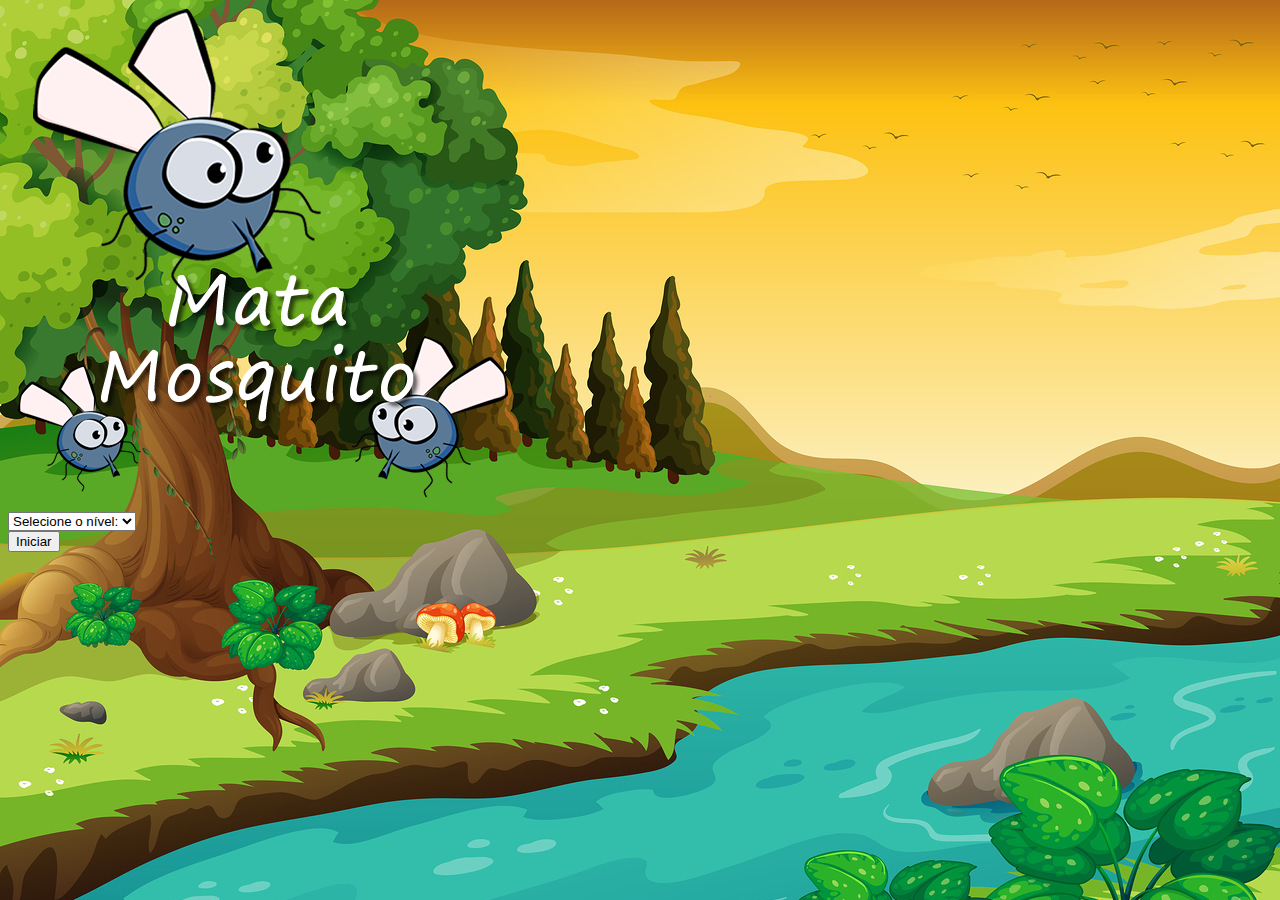
<file: index.html>
<!DOCTYPE html>
<html lang="en">
<head>
    <meta charset="UTF-8">
    <meta name="viewport" content="width=device-width, initial-scale=1.0">
    <title>Menu - Mata Mosquito</title>

    <link href="https://cdn.jsdelivr.net/npm/bootstrap@5.3.2/dist/css/bootstrap.min.css" rel="stylesheet" integrity="sha384-T3c6CoIi6uLrA9TneNEoa7RxnatzjcDSCmG1MXxSR1GAsXEV/Dwwykc2MPK8M2HN" crossorigin="anonymous">
    <!-- Bootstrap CSS -->
    <link rel="stylesheet" href="estilo.css">

    <script>
        function iniciarJogo() {
            var nivel = document.getElementById('nivel').value
                if(nivel =='') {
                    alert('Selecione um nível para o jogo')
                    return false 
                                }
                  window.location.href = "app.html?" + nivel             
        }

    </script>

</head>
<body>

    <div class="container">
        <div class="row">
            <div class="col">
                <div class="d-flex justify-content-center">
                    <img src="imagens/game.png"> 
                </div>
           </div>
        </div>

        <div class="row">
            <div class="col">
                <div class="d-flex justify-content-center">
                    <div class="mb-2"> 
                        <select class="form-control" id="nivel">
                            <option value="">Selecione o nível:</option>
                            <option value="facil">Fácil </option>
                            <option value="medio"> Médio </option>
                            <option value="dificil"> Difícil </option>
                        </select>
                    </div>
                </div>
            </div>
        </div>
        <div class="row">
            <div class="col">
                <div class="d-flex justify-content-center">
                    <button type="button" class="btn btn-danger btn-lg" onclick="iniciarJogo()"> Iniciar</button>
                </div>
           </div>
        </div>
    </div>
    
</body>
</html>
</file>
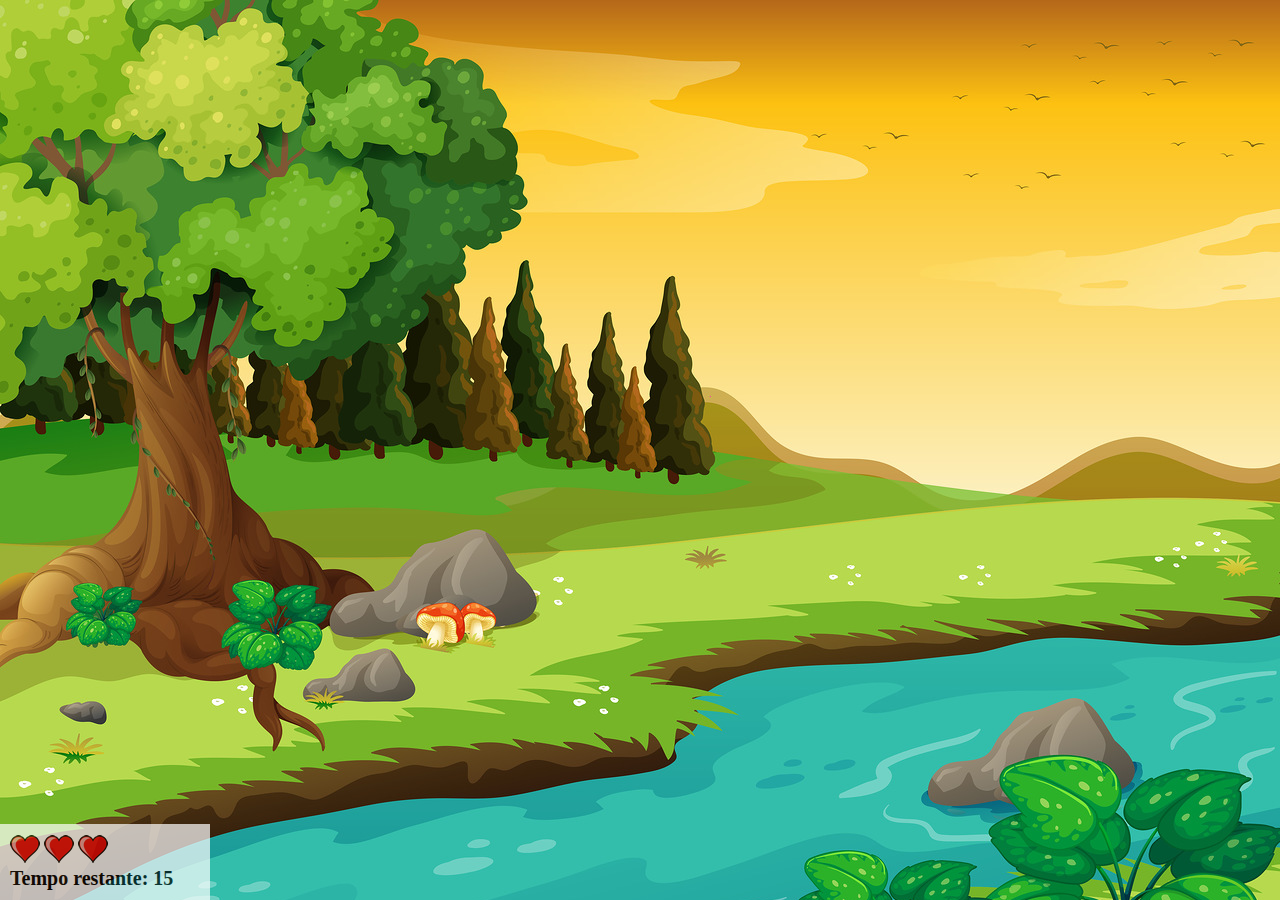
<file: app.html>
<!DOCTYPE html>
<html lang="en">
<head>
    <meta charset="UTF-8">
    <meta name="viewport" content="width=device-width, initial-scale=1.0">
    <title>Mata mosquito</title>

    <link rel="stylesheet" href="estilo.css">
    <script src="jogo.js"></script>
</head>
<body onresize="ajustarPalco">
      
     <div class="painel">
            <div class="vidas">
                <img id="v1" src="imagens/coracao_cheio.png">
                <img id="v2" src="imagens/coracao_cheio.png">
                <img id="v3" src="imagens/coracao_cheio.png">
            </div>
            <div class="cronometro">
                Tempo restante: <span id="cronometro"> </span>

            </div>
     </div>
    
    <script>
        //inicializacao do jogo

           
            document.getElementById('cronometro').innerHTML = tempo    //  inner - valor contido entre as tags

           var criarMosca =  setInterval(function() {
                posicaoAleatoria()
            }, criaMosquitoTempo)    // executa uma ação a cada ciclo de tempo

    </script>
</body>
</html>
</file>
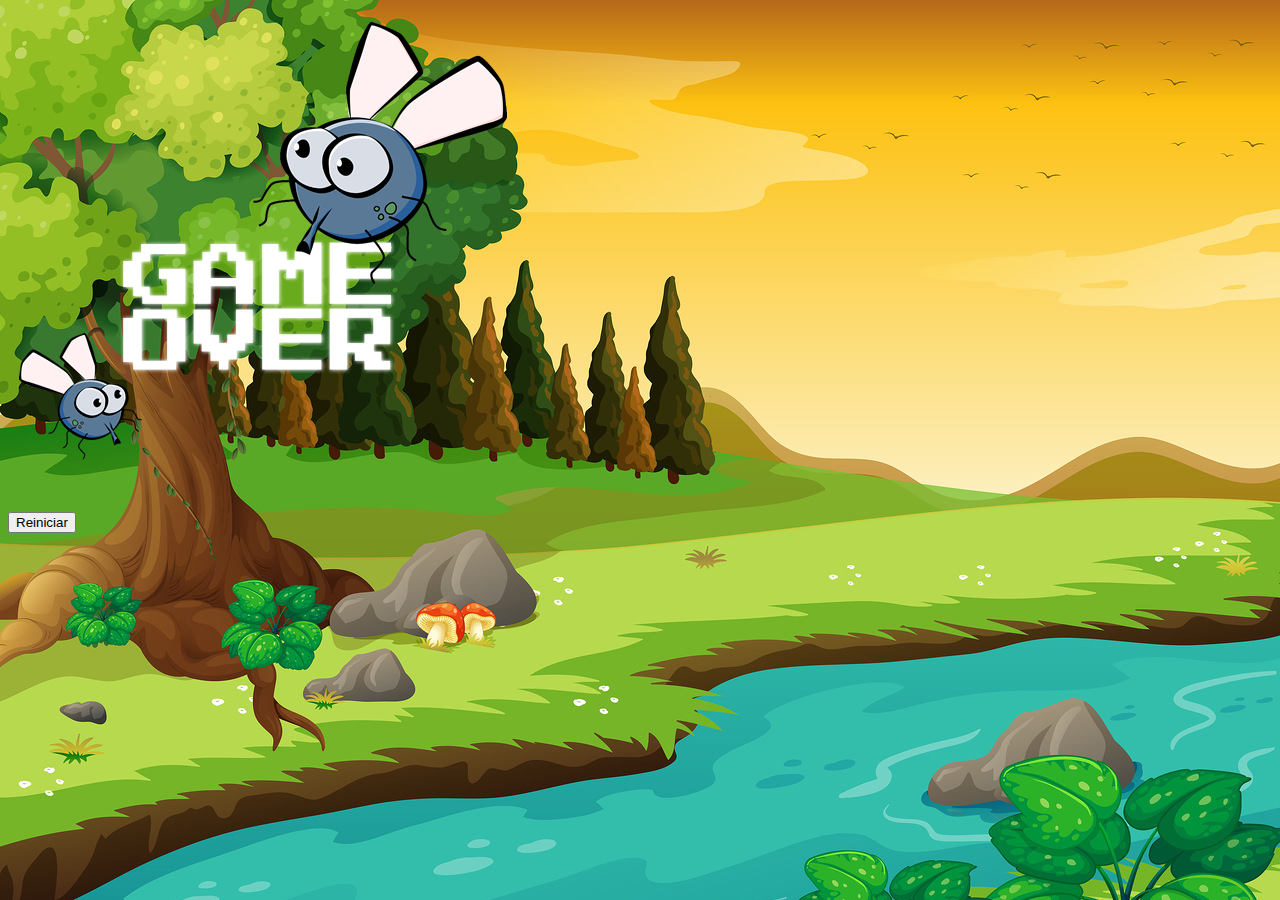
<file: FimDeJogo.html>
<!DOCTYPE html>
<html lang="en">
<head>
    <meta charset="UTF-8">
    <meta name="viewport" content="width=device-width, initial-scale=1.0">
    <title>Mata mosquito</title>

    <link href="https://cdn.jsdelivr.net/npm/bootstrap@5.3.2/dist/css/bootstrap.min.css" rel="stylesheet" integrity="sha384-T3c6CoIi6uLrA9TneNEoa7RxnatzjcDSCmG1MXxSR1GAsXEV/Dwwykc2MPK8M2HN" crossorigin="anonymous">
    <!-- Bootstrap CSS -->
    <link rel="stylesheet" href="estilo.css">

</head>
<body>

    <div class="container">
        <div class="row">
            <div class="col">
                <div class="d-flex justify-content-center">
                    <img src="imagens/game_over.png"> 
                </div>
           </div>
        </div>

        <div class="row">
            <div class="col">
                <div class="d-flex justify-content-center">
                    <button type="button" class="btn btn-dark btn-lg" onclick="window.location.href='index.html'"> Reiniciar </button>
                </div>
           </div>
        </div>
    </div>
    
</body>
</html>
</file>
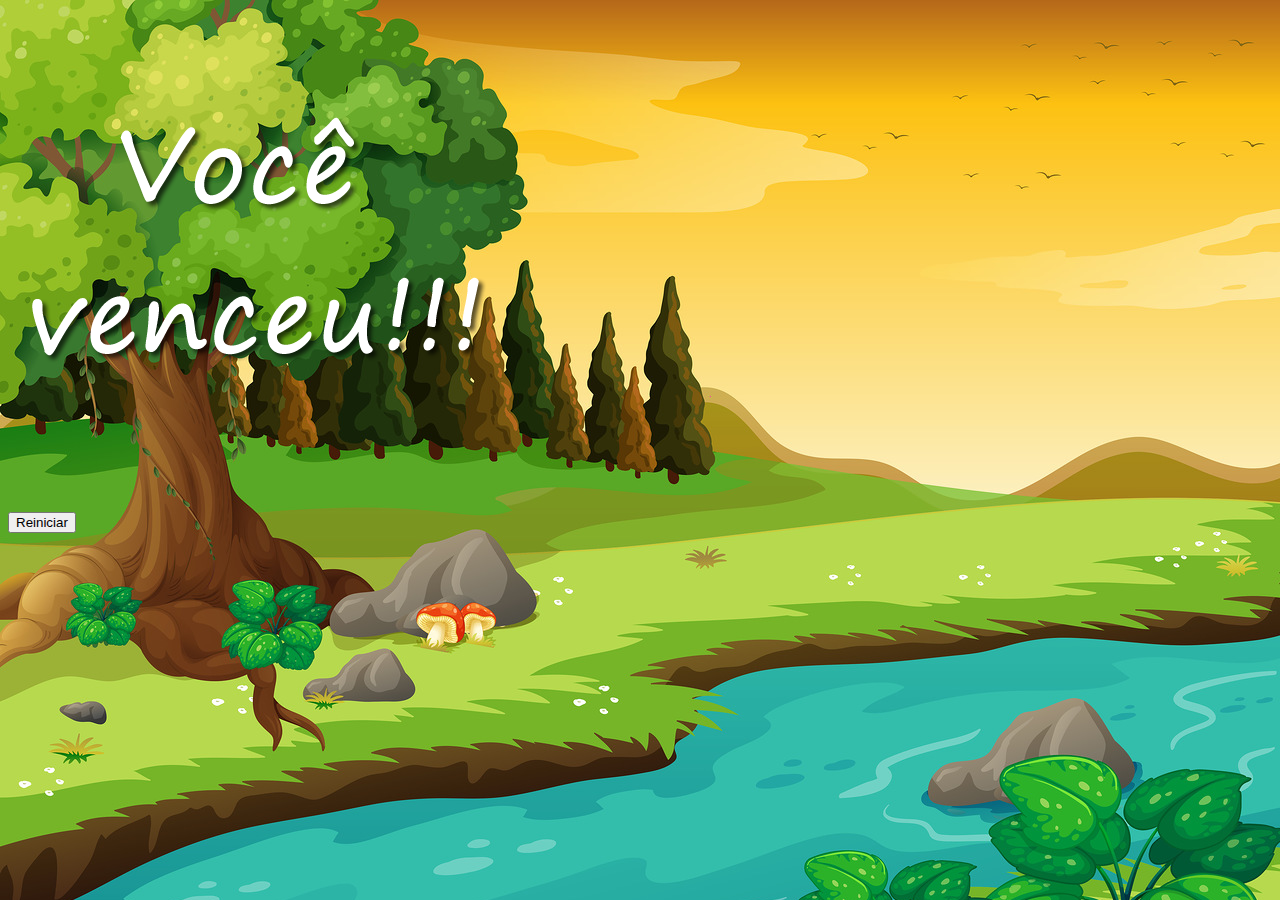
<file: vitoria.html>
<!DOCTYPE html>
<html lang="en">
<head>
    <meta charset="UTF-8">
    <meta name="viewport" content="width=device-width, initial-scale=1.0">
    <title>Mata mosquito
        
    </title>

    <link href="https://cdn.jsdelivr.net/npm/bootstrap@5.3.2/dist/css/bootstrap.min.css" rel="stylesheet" integrity="sha384-T3c6CoIi6uLrA9TneNEoa7RxnatzjcDSCmG1MXxSR1GAsXEV/Dwwykc2MPK8M2HN" crossorigin="anonymous">
    <!-- Bootstrap CSS -->
    <link rel="stylesheet" href="estilo.css">

</head>
<body>

    <div class="container">
        <div class="row">
            <div class="col">
                <div class="d-flex justify-content-center">
                    <img src="imagens/vitoria.png"> 
                </div>
           </div>
        </div>

        <div class="row">
            <div class="col">
                <div class="d-flex justify-content-center">
                    <button type="button" class="btn btn-dark btn-lg" onclick="window.location.href='index.html'"> Reiniciar </button>
                </div>
           </div>
        </div>
    </div>
    
</body>
</html>
</file>
<file: estilo.css>
body {
    background-image: url(imagens/bg.jpg);
    background-repeat: no-repeat;
}

html {
    cursor: url(imagens/mata_mosca.png) 30 30, auto;
}

.mosca1 {
    width: 50px;
    height: 50px;
}

.mosca2 {
    width: 70px;
    height: 70px;
}

.mosca3 {
    width: 85px;
    height: 85px;
}

.ladoA{
    transform: scaleX(1); 
}

.ladoB {
    transform: scaleX(-1)
}

.painel {
    position: absolute;
    width: 190px;
    left: 0px;
    padding: 10px;
    bottom: 0px;
    border-top: solid 1px #fff;
    background-color: #fff;
    opacity: 0.7;
}

.vidas {
    float: left;
}

.cronometro {
    float: left;
    font-size: 20px;
    font-weight: bold;
}
</file>
